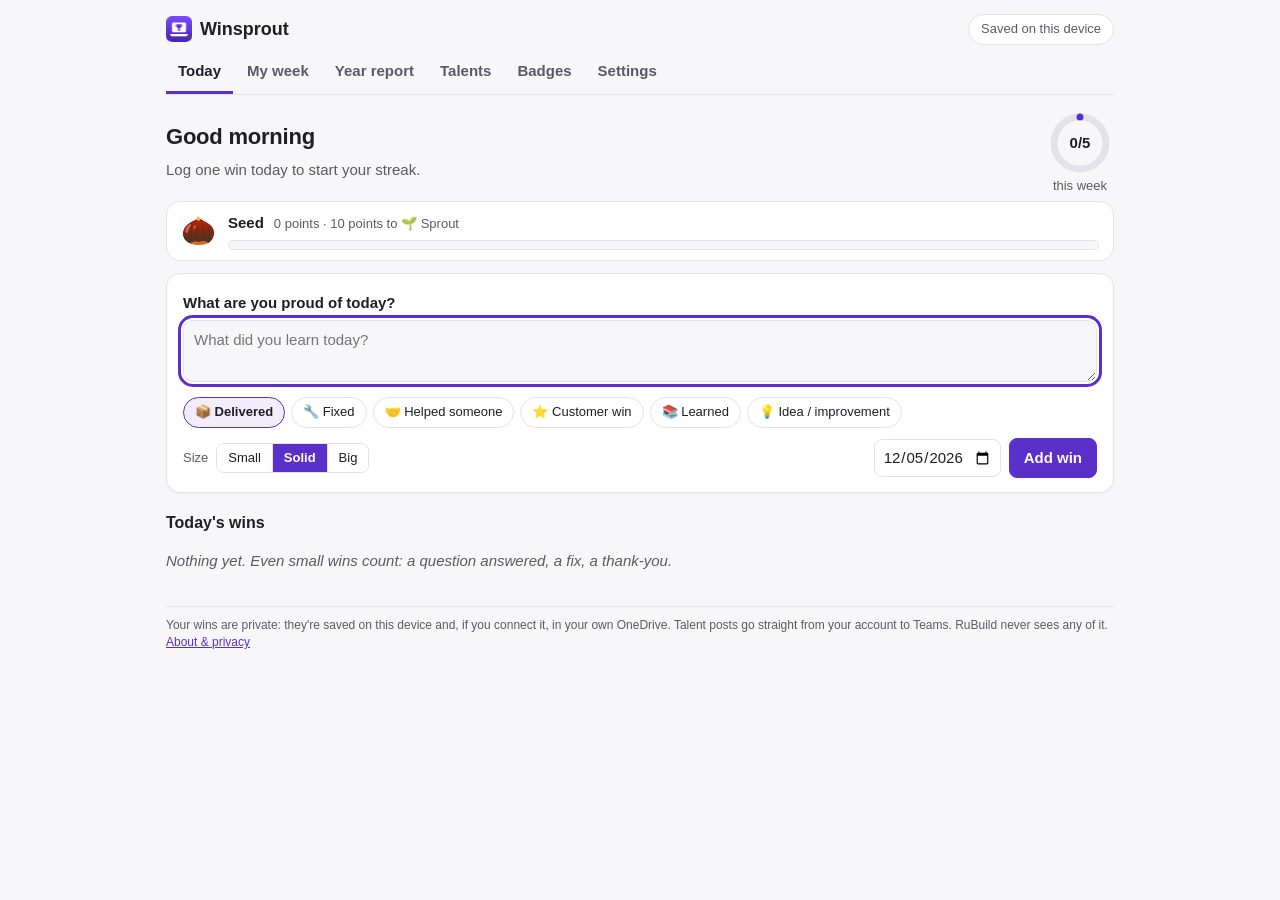
<file: index.html>
<!doctype html>
<html lang="en">
<head>
<meta charset="utf-8">
<meta name="robots" content="noindex">
<meta name="viewport" content="width=device-width, initial-scale=1">
<title>Winsprout</title>
<link rel="icon" href="img/icon-32.png">
<style>html,body{background:#f7f7f9;color:#1f1d26;margin:0}</style>
<link rel="stylesheet" href="css/app.css?v=1.0.9">
<script>window.WS_CONFIG = { clientId: "1a3c9bc5-f937-4773-a023-36e0d5161b8c", redirectUri: "https://rubuild.com/winsprout/auth.html", appId: "d3149629-f041-443e-b0eb-b4101cd2852e", version: "1.0.0" };</script>
</head>
<body>
<a class="skip" href="#main">Skip to content</a>
<header class="top">
  <div class="brand"><img src="img/icon-32.png" alt="" width="26" height="26"><span>Winsprout</span></div>
  <button class="pill" id="storePill" type="button" aria-live="polite">Saved on this device</button>
</header>
<nav class="tabs" role="tablist" aria-label="Winsprout sections">
  <button role="tab" id="t-today" aria-controls="v-today" aria-selected="true" type="button">Today</button>
  <button role="tab" id="t-week" aria-controls="v-week" aria-selected="false" tabindex="-1" type="button">My week</button>
  <button role="tab" id="t-report" aria-controls="v-report" aria-selected="false" tabindex="-1" type="button">Year report</button>
  <button role="tab" id="t-talents" aria-controls="v-talents" aria-selected="false" tabindex="-1" type="button">Talents</button>
  <button role="tab" id="t-badges" aria-controls="v-badges" aria-selected="false" tabindex="-1" type="button">Badges</button>
  <button role="tab" id="t-settings" aria-controls="v-settings" aria-selected="false" tabindex="-1" type="button">Settings</button>
</nav>
<main id="main">
  <section id="v-today" role="tabpanel" aria-labelledby="t-today"></section>
  <section id="v-week" role="tabpanel" aria-labelledby="t-week" hidden></section>
  <section id="v-report" role="tabpanel" aria-labelledby="t-report" hidden></section>
  <section id="v-talents" role="tabpanel" aria-labelledby="t-talents" hidden></section>
  <section id="v-badges" role="tabpanel" aria-labelledby="t-badges" hidden></section>
  <section id="v-settings" role="tabpanel" aria-labelledby="t-settings" hidden></section>
</main>
<div id="ask" class="ask" hidden><div class="askbox" role="alertdialog" aria-modal="true" aria-labelledby="askMsg"><p id="askMsg"></p><div class="row wrap"><button class="btn" id="askYes" type="button">OK</button><button class="btn ghost" id="askNo" type="button">Cancel</button></div></div></div>
<div id="toast" class="toast" role="status" aria-live="polite"></div>
<footer class="foot">Your wins are private: they're saved on this device and, if you connect it, in your own OneDrive. Talent posts go straight from your account to Teams. RuBuild never sees any of it.<span class="weblink"> <a href="about.html" target="_blank" rel="noopener">About &amp; privacy</a></span></footer>
<script src="vendor/MicrosoftTeams.min.js"></script>
<script src="vendor/msal-browser.min.js"></script>
<script src="js/core.js?v=1.0.9"></script>
<script src="js/sync.js?v=1.0.9"></script>
<script src="js/app.js?v=1.0.9"></script>
</body>
</html>
</file>
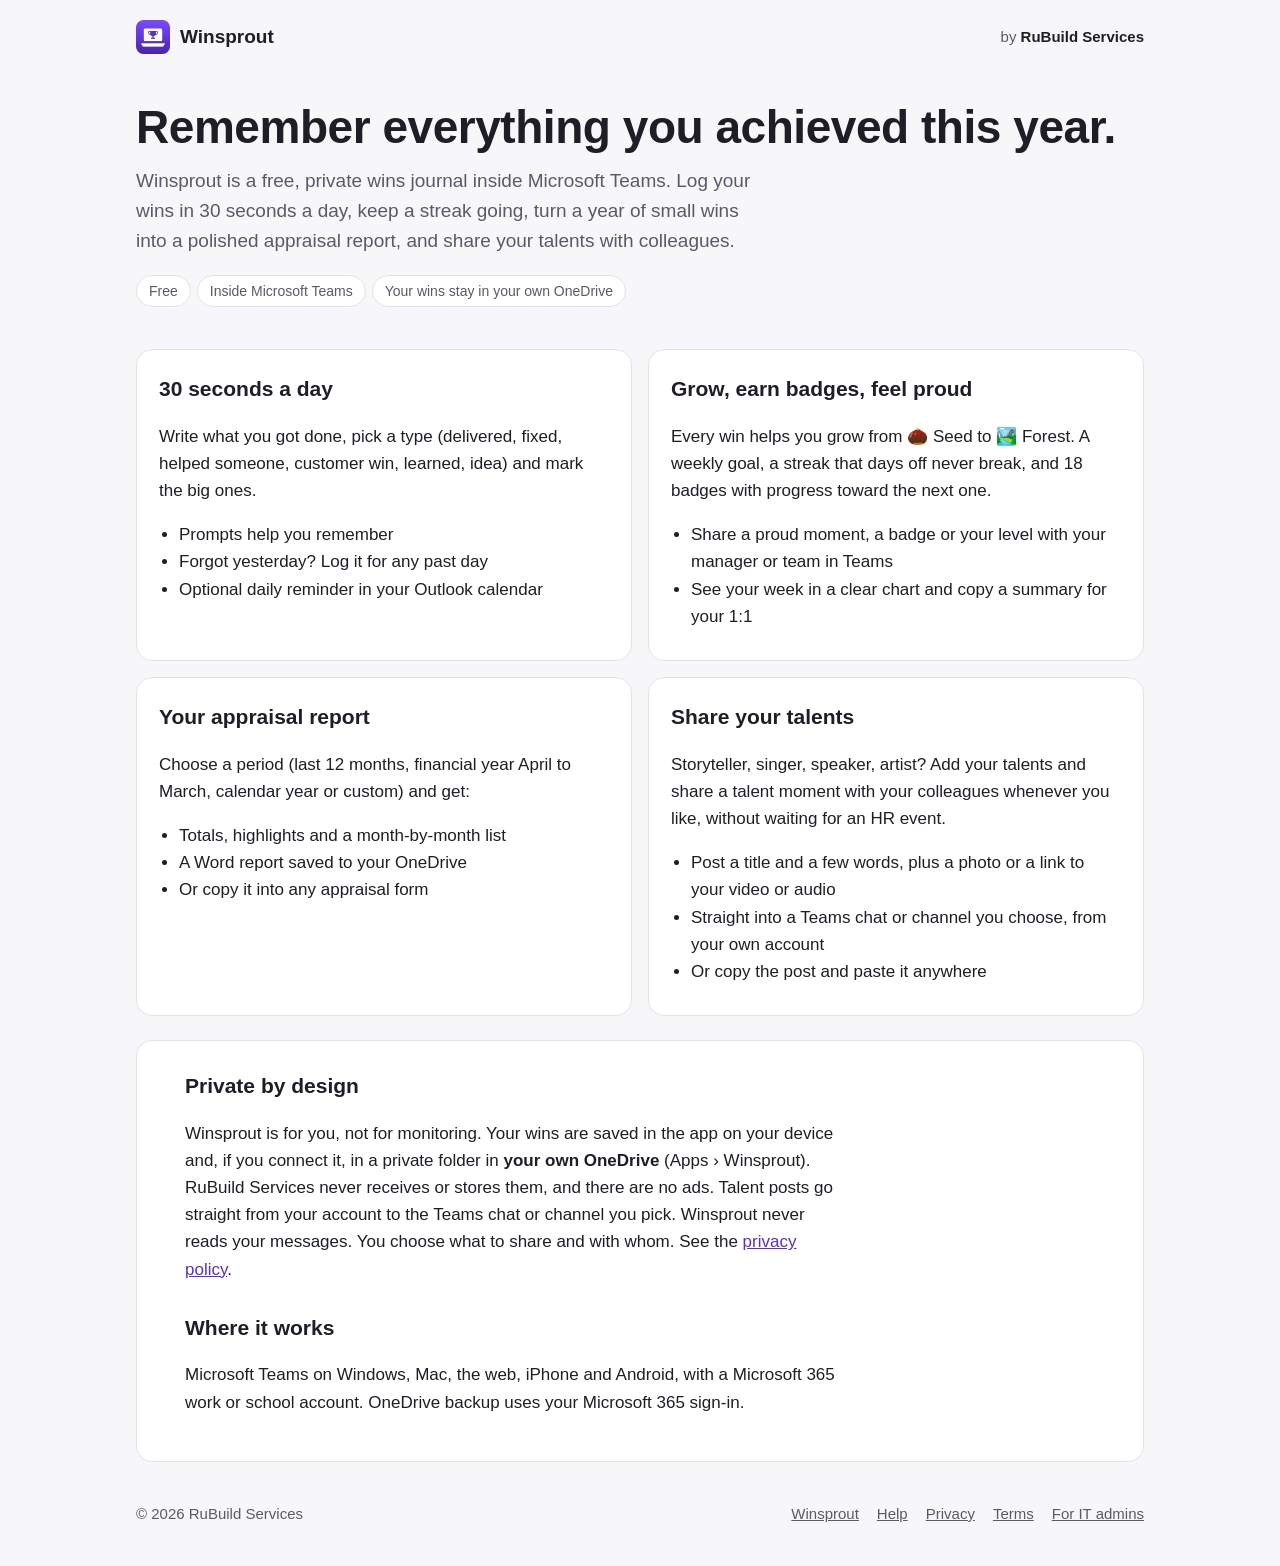
<file: about.html>
<!doctype html>
<html lang="en">
<head>
<meta charset="utf-8">
<meta name="viewport" content="width=device-width, initial-scale=1">
<title>Winsprout – your daily wins, ready for appraisal time</title>
<meta name="description" content="Winsprout is a free, private daily wins journal in Microsoft Teams that turns your wins into an achievements report.">
<link rel="icon" href="img/icon-32.png">
<link rel="stylesheet" href="css/site.css?v=1.0.0">
</head>
<body>
<div class="wrap">
<header class="top">
  <a class="mark" href="about.html"><img src="img/icon-64.png" alt="">Winsprout</a>
  <a class="by" href="https://rubuild.com">by <b>RuBuild Services</b></a>
</header>
<main>

<section class="hero">
  <h1>Remember everything you achieved this year.</h1>
  <p class="lead">Winsprout is a free, private wins journal inside Microsoft Teams. Log your wins in 30 seconds a day, keep a streak going, turn a year of small wins into a polished appraisal report, and share your talents with colleagues.</p>
  <span class="pill">Free</span><span class="pill">Inside Microsoft Teams</span><span class="pill">Your wins stay in your own OneDrive</span>
</section>
<div class="grid">
  <section class="card"><h2>30 seconds a day</h2><p>Write what you got done, pick a type (delivered, fixed, helped someone, customer win, learned, idea) and mark the big ones.</p><ul><li>Prompts help you remember</li><li>Forgot yesterday? Log it for any past day</li><li>Optional daily reminder in your Outlook calendar</li></ul></section>
  <section class="card"><h2>Grow, earn badges, feel proud</h2><p>Every win helps you grow from 🌰 Seed to 🏞️ Forest. A weekly goal, a streak that days off never break, and 18 badges with progress toward the next one.</p><ul><li>Share a proud moment, a badge or your level with your manager or team in Teams</li><li>See your week in a clear chart and copy a summary for your 1:1</li></ul></section>
  <section class="card"><h2>Your appraisal report</h2><p>Choose a period (last 12 months, financial year April to March, calendar year or custom) and get:</p><ul><li>Totals, highlights and a month-by-month list</li><li>A Word report saved to your OneDrive</li><li>Or copy it into any appraisal form</li></ul></section>
  <section class="card"><h2>Share your talents</h2><p>Storyteller, singer, speaker, artist? Add your talents and share a talent moment with your colleagues whenever you like, without waiting for an HR event.</p><ul><li>Post a title and a few words, plus a photo or a link to your video or audio</li><li>Straight into a Teams chat or channel you choose, from your own account</li><li>Or copy the post and paste it anywhere</li></ul></section>
</div>
<section class="doc"><div class="inner">
  <h2 style="margin-top:0">Private by design</h2>
  <p>Winsprout is for you, not for monitoring. Your wins are saved in the app on your device and, if you connect it, in a private folder in <b>your own OneDrive</b> (Apps › Winsprout). RuBuild Services never receives or stores them, and there are no ads. Talent posts go straight from your account to the Teams chat or channel you pick. Winsprout never reads your messages. You choose what to share and with whom. See the <a href="privacy.html">privacy policy</a>.</p>
  <h2>Where it works</h2>
  <p>Microsoft Teams on Windows, Mac, the web, iPhone and Android, with a Microsoft 365 work or school account. OneDrive backup uses your Microsoft 365 sign-in.</p>
</div></section>
</main>
<footer>
  <span>© 2026 RuBuild Services</span>
  <nav><a href="about.html">Winsprout</a><a href="support.html">Help</a><a href="privacy.html">Privacy</a><a href="terms.html">Terms</a><a href="it-admins.html">For IT admins</a></nav>
</footer>
</div>
</body>
</html>
</file>
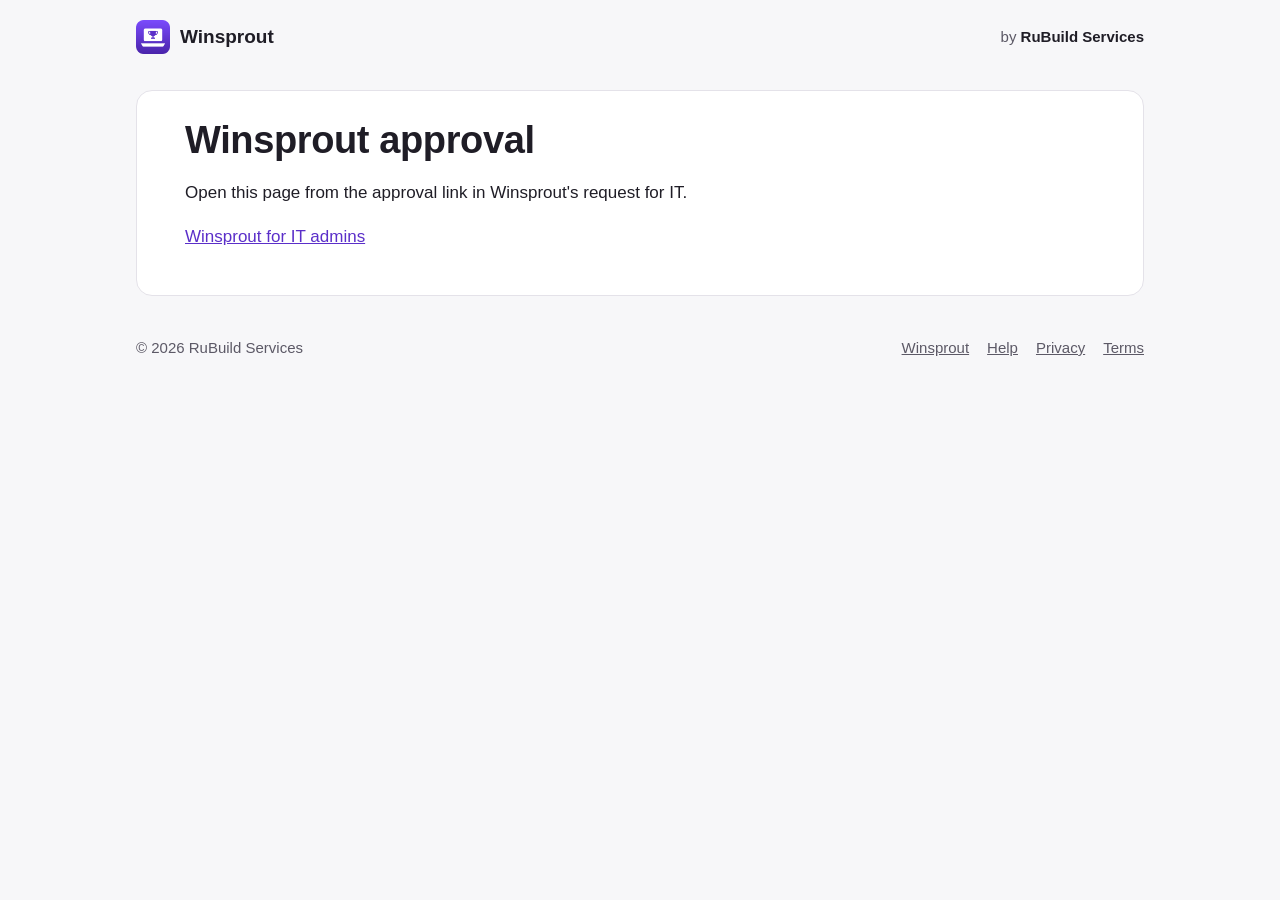
<file: admin-consent.html>
<!doctype html>
<html lang="en">
<head>
<meta charset="utf-8"><meta name="robots" content="noindex">
<meta name="viewport" content="width=device-width, initial-scale=1">
<title>Winsprout approval</title>
<meta name="description" content="How Winsprout handles your information.">
<link rel="icon" href="img/icon-32.png">
<link rel="stylesheet" href="css/site.css?v=1.0.0">
</head>
<body>
<div class="wrap">
<header class="top">
  <a class="mark" href="about.html"><img src="img/icon-64.png" alt="">Winsprout</a>
  <a class="by" href="https://rubuild.com">by <b>RuBuild Services</b></a>
</header>
<main>
<article class="doc"><div class="inner">
<h1 id="h">Winsprout approval</h1>
<p id="msg">Checking the result…</p>
<p><a href="it-admins.html">Winsprout for IT admins</a></p>
</div></article>
</main>
<script>
(function(){
  var q=new URLSearchParams(location.search), h=document.getElementById("h"), m=document.getElementById("msg");
  if (q.get("error")) { h.textContent="Approval didn't complete"; m.textContent="Microsoft returned: "+(q.get("error_description")||q.get("error")).slice(0,300)+". Check that you signed in with an admin account that has one of the roles listed on the IT admins page, then try the link again."; }
  else if ((q.get("admin_consent")||"").toLowerCase()==="true") { h.textContent="Winsprout is approved"; m.textContent="Thank you. Everyone in your organisation can now share talent posts from Winsprout without asking IT again. You can close this page."; }
  else { m.textContent="Open this page from the approval link in Winsprout's request for IT."; }
})();
</script>
<footer>
  <span>© 2026 RuBuild Services</span>
  <nav><a href="about.html">Winsprout</a><a href="support.html">Help</a><a href="privacy.html">Privacy</a><a href="terms.html">Terms</a></nav>
</footer>
</div>
</body>
</html>
</file>
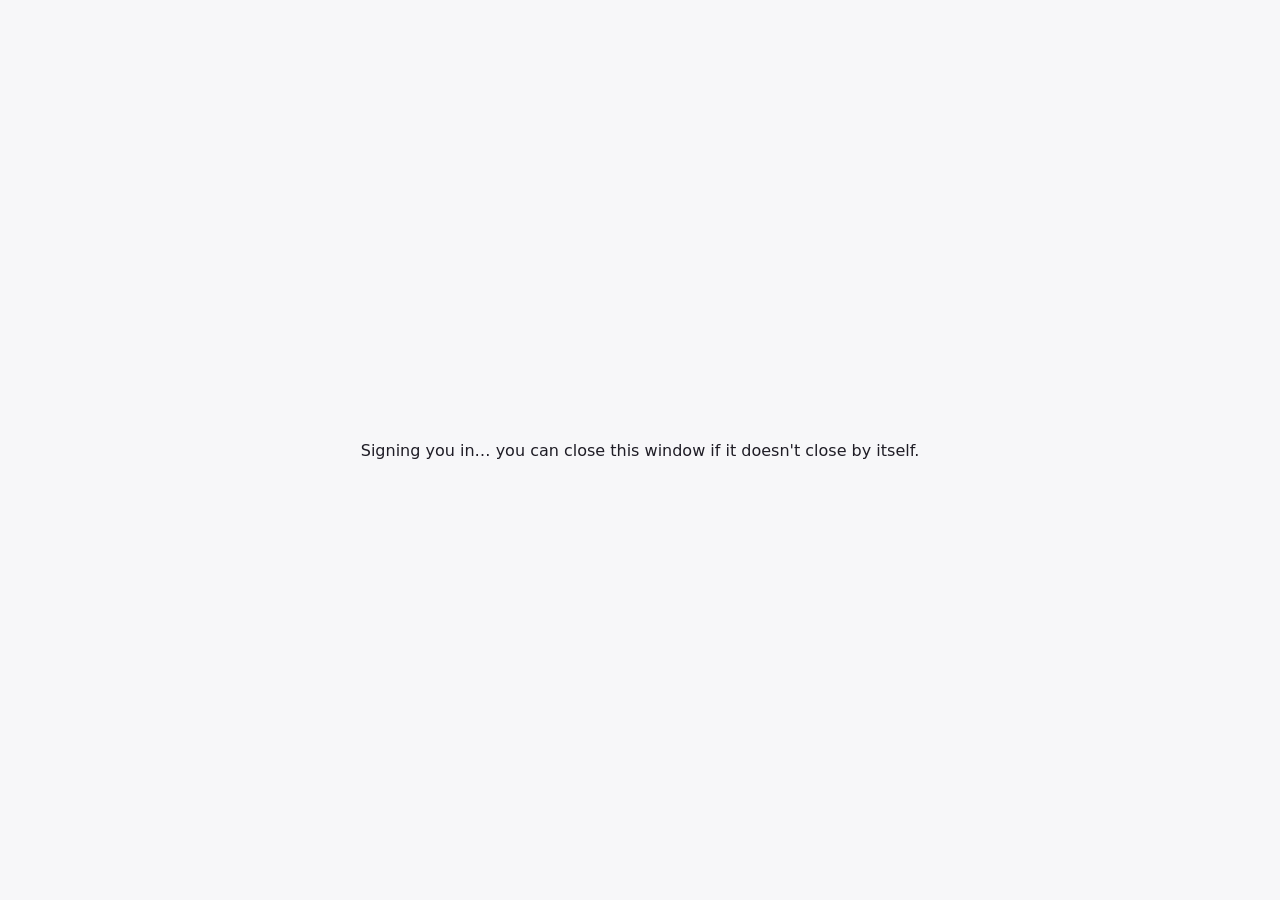
<file: auth.html>
<!doctype html>
<html lang="en"><head><meta charset="utf-8"><meta name="robots" content="noindex"><meta name="viewport" content="width=device-width, initial-scale=1"><title>Winsprout sign-in</title>
<style>body{font-family:"Segoe UI",system-ui,sans-serif;background:#f7f7f9;color:#1f1d26;display:grid;place-items:center;min-height:100vh;margin:0}</style></head>
<body><p>Signing you in… you can close this window if it doesn't close by itself.</p>
<script src="vendor/msal-redirect-bridge.min.js"></script>
<script>try{ Promise.resolve(msalRedirectBridge.broadcastResponseToMainFrame()).catch(function(){}); }catch(e){}</script>
</body></html>
</file>
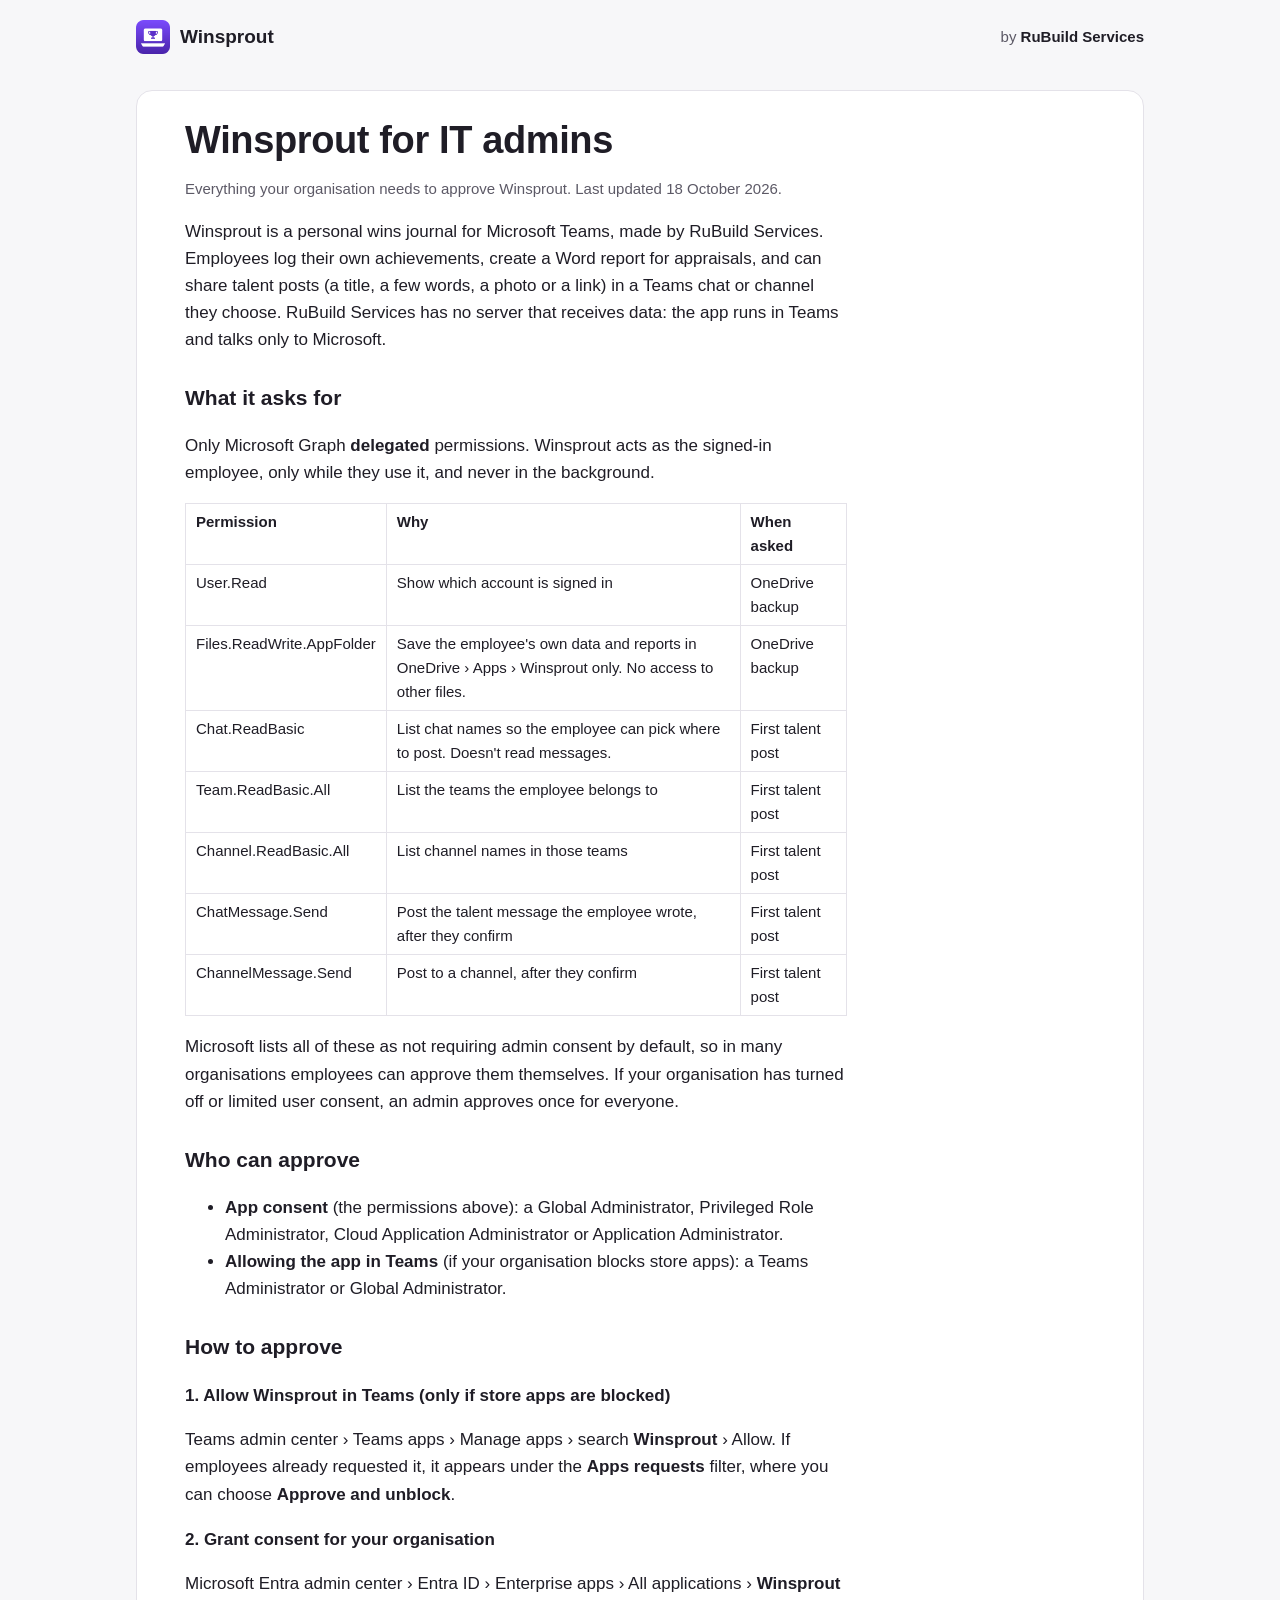
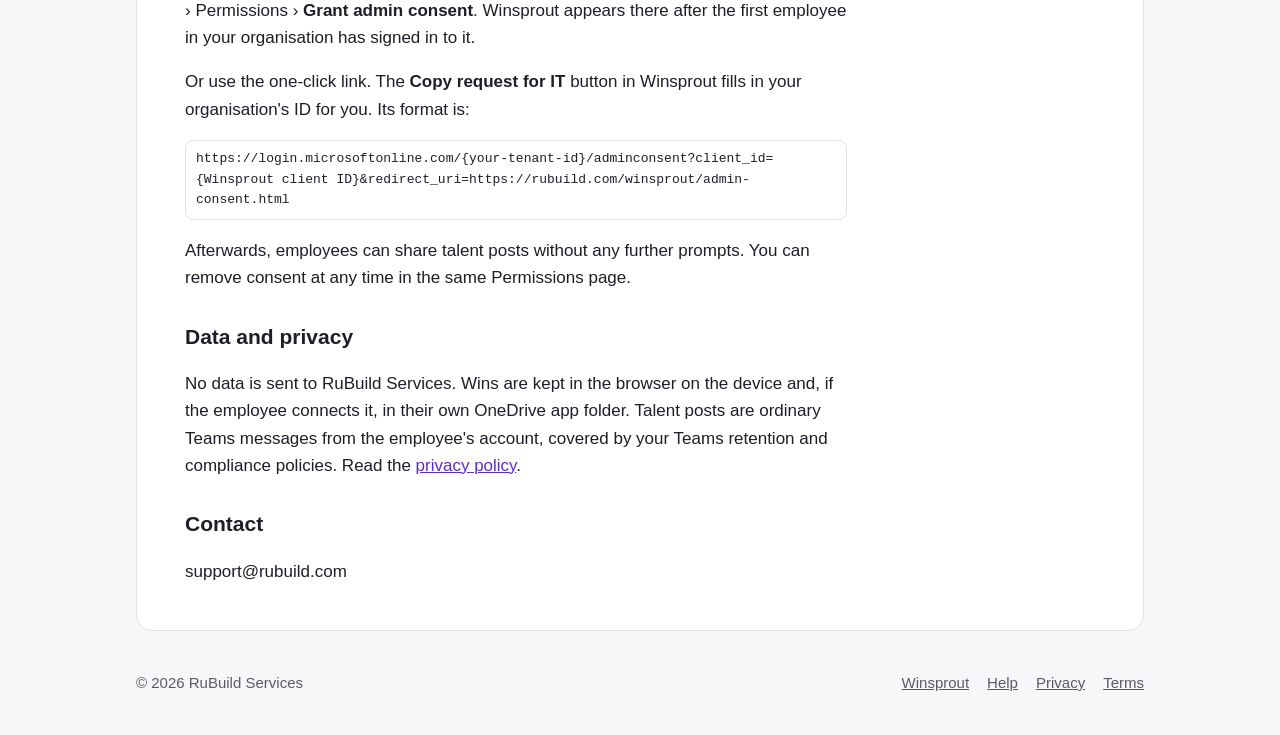
<file: it-admins.html>
<!doctype html>
<html lang="en">
<head>
<meta charset="utf-8">
<meta name="viewport" content="width=device-width, initial-scale=1">
<title>Winsprout for IT admins</title>
<meta name="description" content="How Winsprout handles your information.">
<link rel="icon" href="img/icon-32.png">
<link rel="stylesheet" href="css/site.css?v=1.0.0">
</head>
<body>
<div class="wrap">
<header class="top">
  <a class="mark" href="about.html"><img src="img/icon-64.png" alt="">Winsprout</a>
  <a class="by" href="https://rubuild.com">by <b>RuBuild Services</b></a>
</header>
<main>
<article class="doc"><div class="inner">
<h1>Winsprout for IT admins</h1>
<p class="updated">Everything your organisation needs to approve Winsprout. Last updated 18 October 2026.</p>
<p>Winsprout is a personal wins journal for Microsoft Teams, made by RuBuild Services. Employees log their own achievements, create a Word report for appraisals, and can share talent posts (a title, a few words, a photo or a link) in a Teams chat or channel they choose. RuBuild Services has no server that receives data: the app runs in Teams and talks only to Microsoft.</p>
<h2>What it asks for</h2>
<p>Only Microsoft Graph <b>delegated</b> permissions. Winsprout acts as the signed-in employee, only while they use it, and never in the background.</p>
<div class="tablewrap" tabindex="0" role="region" aria-label="Permissions"><table>
<thead><tr><th>Permission</th><th>Why</th><th>When asked</th></tr></thead>
<tbody>
<tr><td>User.Read</td><td>Show which account is signed in</td><td>OneDrive backup</td></tr>
<tr><td>Files.ReadWrite.AppFolder</td><td>Save the employee's own data and reports in OneDrive › Apps › Winsprout only. No access to other files.</td><td>OneDrive backup</td></tr>
<tr><td>Chat.ReadBasic</td><td>List chat names so the employee can pick where to post. Doesn't read messages.</td><td>First talent post</td></tr>
<tr><td>Team.ReadBasic.All</td><td>List the teams the employee belongs to</td><td>First talent post</td></tr>
<tr><td>Channel.ReadBasic.All</td><td>List channel names in those teams</td><td>First talent post</td></tr>
<tr><td>ChatMessage.Send</td><td>Post the talent message the employee wrote, after they confirm</td><td>First talent post</td></tr>
<tr><td>ChannelMessage.Send</td><td>Post to a channel, after they confirm</td><td>First talent post</td></tr>
</tbody></table></div>
<p>Microsoft lists all of these as not requiring admin consent by default, so in many organisations employees can approve them themselves. If your organisation has turned off or limited user consent, an admin approves once for everyone.</p>
<h2>Who can approve</h2>
<ul>
<li><b>App consent</b> (the permissions above): a Global Administrator, Privileged Role Administrator, Cloud Application Administrator or Application Administrator.</li>
<li><b>Allowing the app in Teams</b> (if your organisation blocks store apps): a Teams Administrator or Global Administrator.</li>
</ul>
<h2>How to approve</h2>
<h3>1. Allow Winsprout in Teams (only if store apps are blocked)</h3>
<p>Teams admin center › Teams apps › Manage apps › search <b>Winsprout</b> › Allow. If employees already requested it, it appears under the <b>Apps requests</b> filter, where you can choose <b>Approve and unblock</b>.</p>
<h3>2. Grant consent for your organisation</h3>
<p>Microsoft Entra admin center › Entra ID › Enterprise apps › All applications › <b>Winsprout</b> › Permissions › <b>Grant admin consent</b>. Winsprout appears there after the first employee in your organisation has signed in to it.</p>
<p>Or use the one-click link. The <b>Copy request for IT</b> button in Winsprout fills in your organisation's ID for you. Its format is:</p>
<p class="code">https://login.microsoftonline.com/{your-tenant-id}/adminconsent?client_id={Winsprout client ID}&amp;redirect_uri=https://rubuild.com/winsprout/admin-consent.html</p>
<p>Afterwards, employees can share talent posts without any further prompts. You can remove consent at any time in the same Permissions page.</p>
<h2>Data and privacy</h2>
<p>No data is sent to RuBuild Services. Wins are kept in the browser on the device and, if the employee connects it, in their own OneDrive app folder. Talent posts are ordinary Teams messages from the employee's account, covered by your Teams retention and compliance policies. Read the <a href="privacy.html">privacy policy</a>.</p>
<h2>Contact</h2><p>support@rubuild.com</p>
</div></article>
</main>
<footer>
  <span>© 2026 RuBuild Services</span>
  <nav><a href="about.html">Winsprout</a><a href="support.html">Help</a><a href="privacy.html">Privacy</a><a href="terms.html">Terms</a></nav>
</footer>
</div>
</body>
</html>
</file>
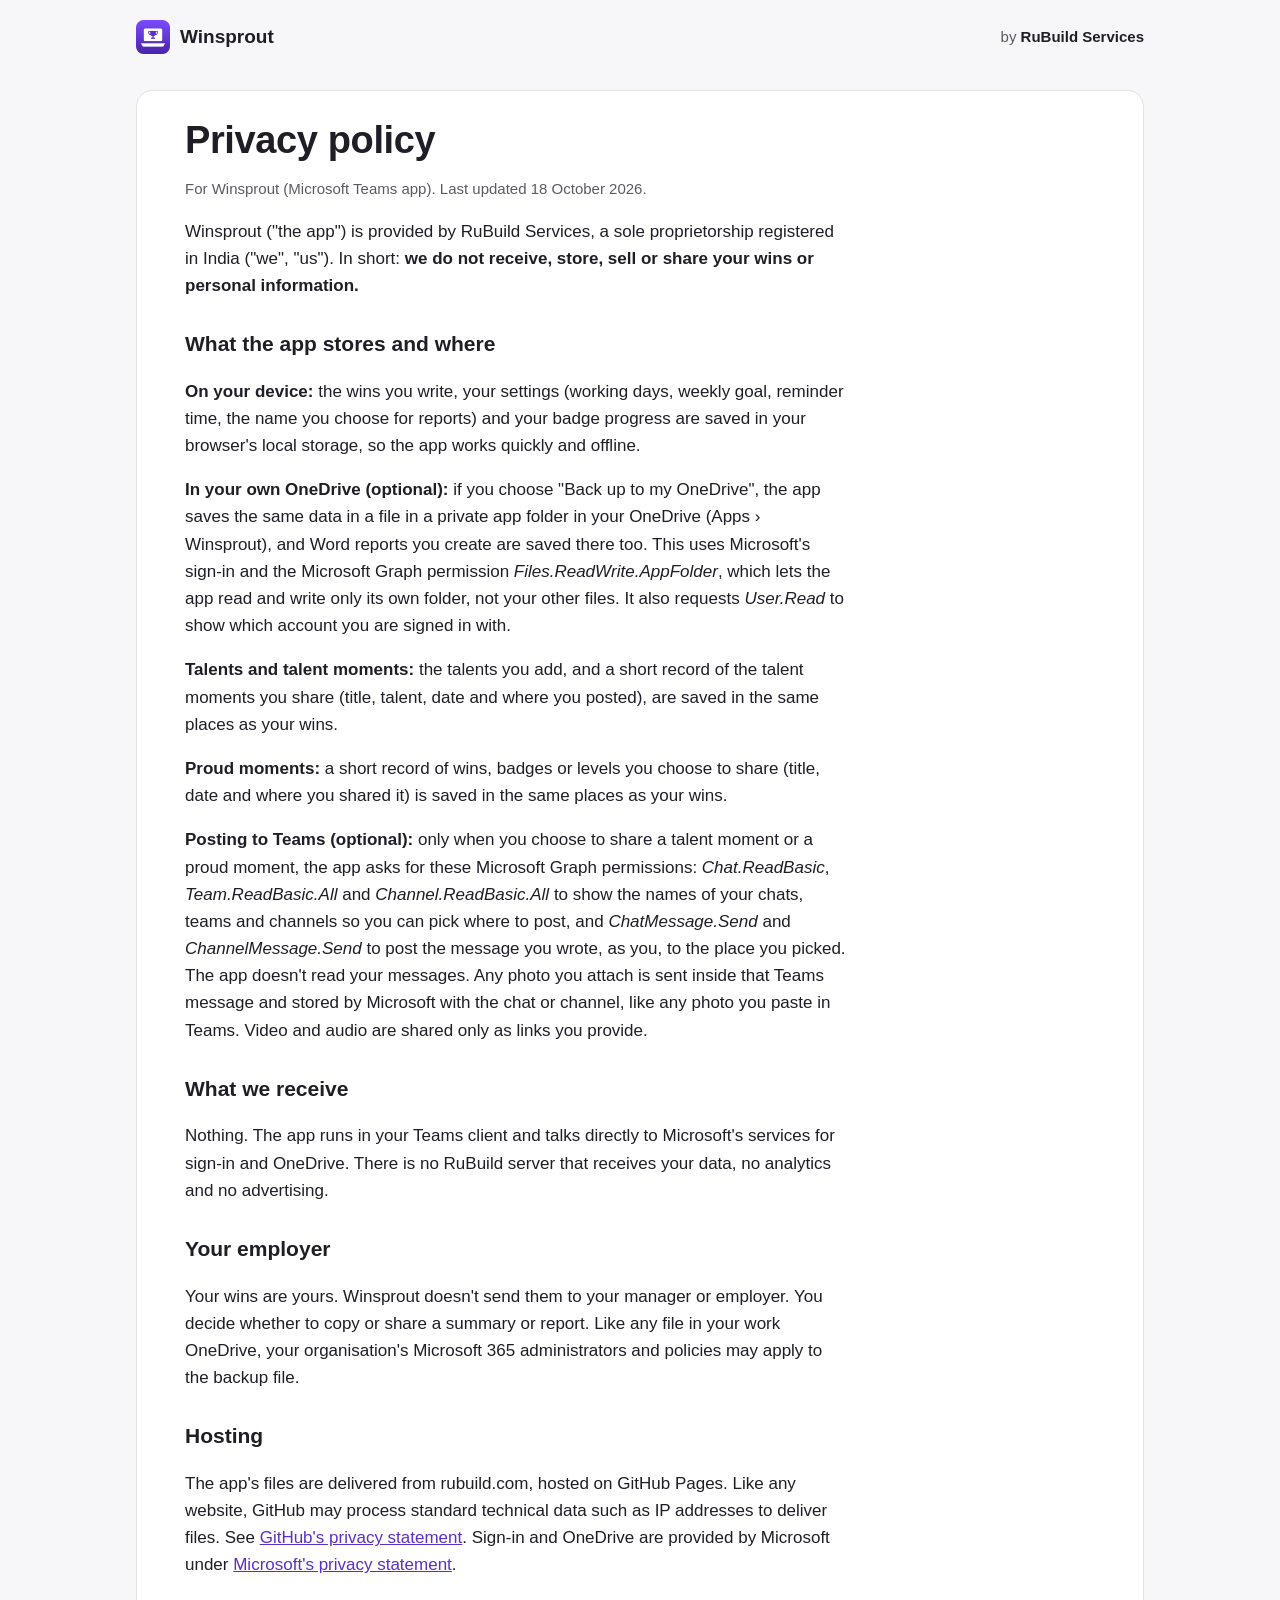
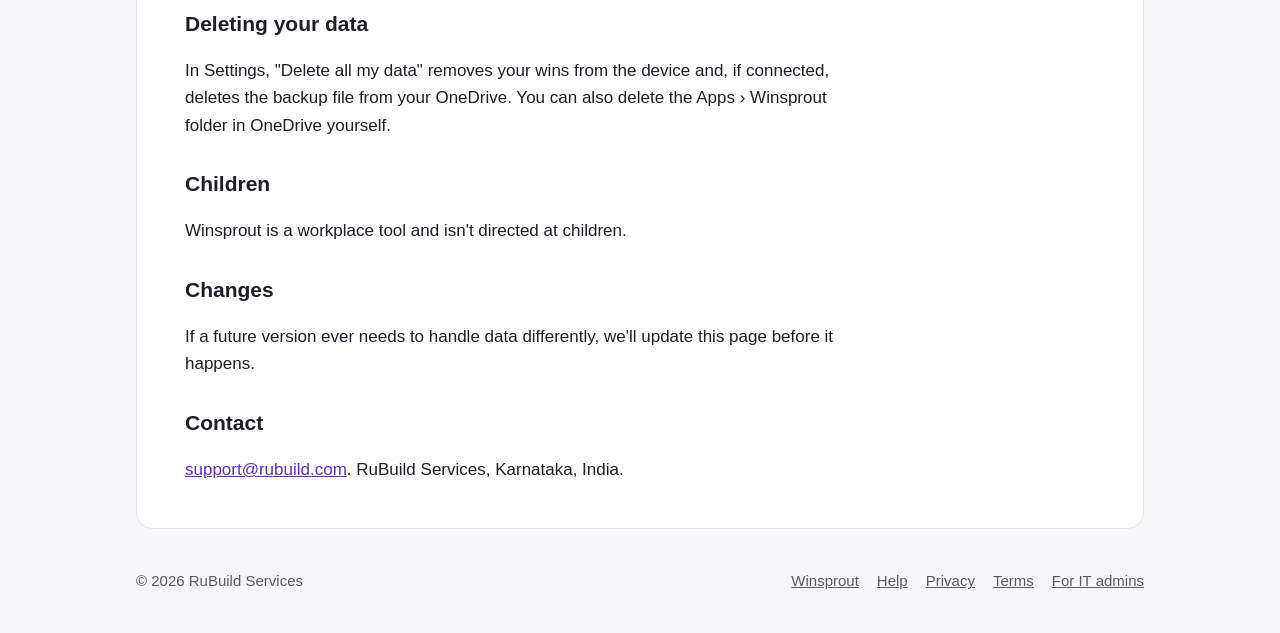
<file: privacy.html>
<!doctype html>
<html lang="en">
<head>
<meta charset="utf-8">
<meta name="viewport" content="width=device-width, initial-scale=1">
<title>Privacy policy – Winsprout</title>
<meta name="description" content="How Winsprout handles your information.">
<link rel="icon" href="img/icon-32.png">
<link rel="stylesheet" href="css/site.css?v=1.0.0">
</head>
<body>
<div class="wrap">
<header class="top">
  <a class="mark" href="about.html"><img src="img/icon-64.png" alt="">Winsprout</a>
  <a class="by" href="https://rubuild.com">by <b>RuBuild Services</b></a>
</header>
<main>

<article class="doc"><div class="inner">
<h1>Privacy policy</h1>
<p class="updated">For Winsprout (Microsoft Teams app). Last updated 18 October 2026.</p>
<p>Winsprout ("the app") is provided by RuBuild Services, a sole proprietorship registered in India ("we", "us"). In short: <b>we do not receive, store, sell or share your wins or personal information.</b></p>
<h2>What the app stores and where</h2>
<p><b>On your device:</b> the wins you write, your settings (working days, weekly goal, reminder time, the name you choose for reports) and your badge progress are saved in your browser's local storage, so the app works quickly and offline.</p>
<p><b>In your own OneDrive (optional):</b> if you choose "Back up to my OneDrive", the app saves the same data in a file in a private app folder in your OneDrive (Apps › Winsprout), and Word reports you create are saved there too. This uses Microsoft's sign-in and the Microsoft Graph permission <i>Files.ReadWrite.AppFolder</i>, which lets the app read and write only its own folder, not your other files. It also requests <i>User.Read</i> to show which account you are signed in with.</p>
<p><b>Talents and talent moments:</b> the talents you add, and a short record of the talent moments you share (title, talent, date and where you posted), are saved in the same places as your wins.</p>
<p><b>Proud moments:</b> a short record of wins, badges or levels you choose to share (title, date and where you shared it) is saved in the same places as your wins.</p>
<p><b>Posting to Teams (optional):</b> only when you choose to share a talent moment or a proud moment, the app asks for these Microsoft Graph permissions: <i>Chat.ReadBasic</i>, <i>Team.ReadBasic.All</i> and <i>Channel.ReadBasic.All</i> to show the names of your chats, teams and channels so you can pick where to post, and <i>ChatMessage.Send</i> and <i>ChannelMessage.Send</i> to post the message you wrote, as you, to the place you picked. The app doesn't read your messages. Any photo you attach is sent inside that Teams message and stored by Microsoft with the chat or channel, like any photo you paste in Teams. Video and audio are shared only as links you provide.</p>
<h2>What we receive</h2>
<p>Nothing. The app runs in your Teams client and talks directly to Microsoft's services for sign-in and OneDrive. There is no RuBuild server that receives your data, no analytics and no advertising.</p>
<h2>Your employer</h2>
<p>Your wins are yours. Winsprout doesn't send them to your manager or employer. You decide whether to copy or share a summary or report. Like any file in your work OneDrive, your organisation's Microsoft 365 administrators and policies may apply to the backup file.</p>
<h2>Hosting</h2>
<p>The app's files are delivered from rubuild.com, hosted on GitHub Pages. Like any website, GitHub may process standard technical data such as IP addresses to deliver files. See <a href="https://docs.github.com/en/site-policy/privacy-policies/github-general-privacy-statement">GitHub's privacy statement</a>. Sign-in and OneDrive are provided by Microsoft under <a href="https://privacy.microsoft.com/privacystatement">Microsoft's privacy statement</a>.</p>
<h2>Deleting your data</h2>
<p>In Settings, "Delete all my data" removes your wins from the device and, if connected, deletes the backup file from your OneDrive. You can also delete the Apps › Winsprout folder in OneDrive yourself.</p>
<h2>Children</h2><p>Winsprout is a workplace tool and isn't directed at children.</p>
<h2>Changes</h2><p>If a future version ever needs to handle data differently, we'll update this page before it happens.</p>
<h2>Contact</h2><p><a href="mailto:support@rubuild.com">support@rubuild.com</a>. RuBuild Services, Karnataka, India.</p>
</div></article>
</main>
<footer>
  <span>© 2026 RuBuild Services</span>
  <nav><a href="about.html">Winsprout</a><a href="support.html">Help</a><a href="privacy.html">Privacy</a><a href="terms.html">Terms</a><a href="it-admins.html">For IT admins</a></nav>
</footer>
</div>
</body>
</html>
</file>
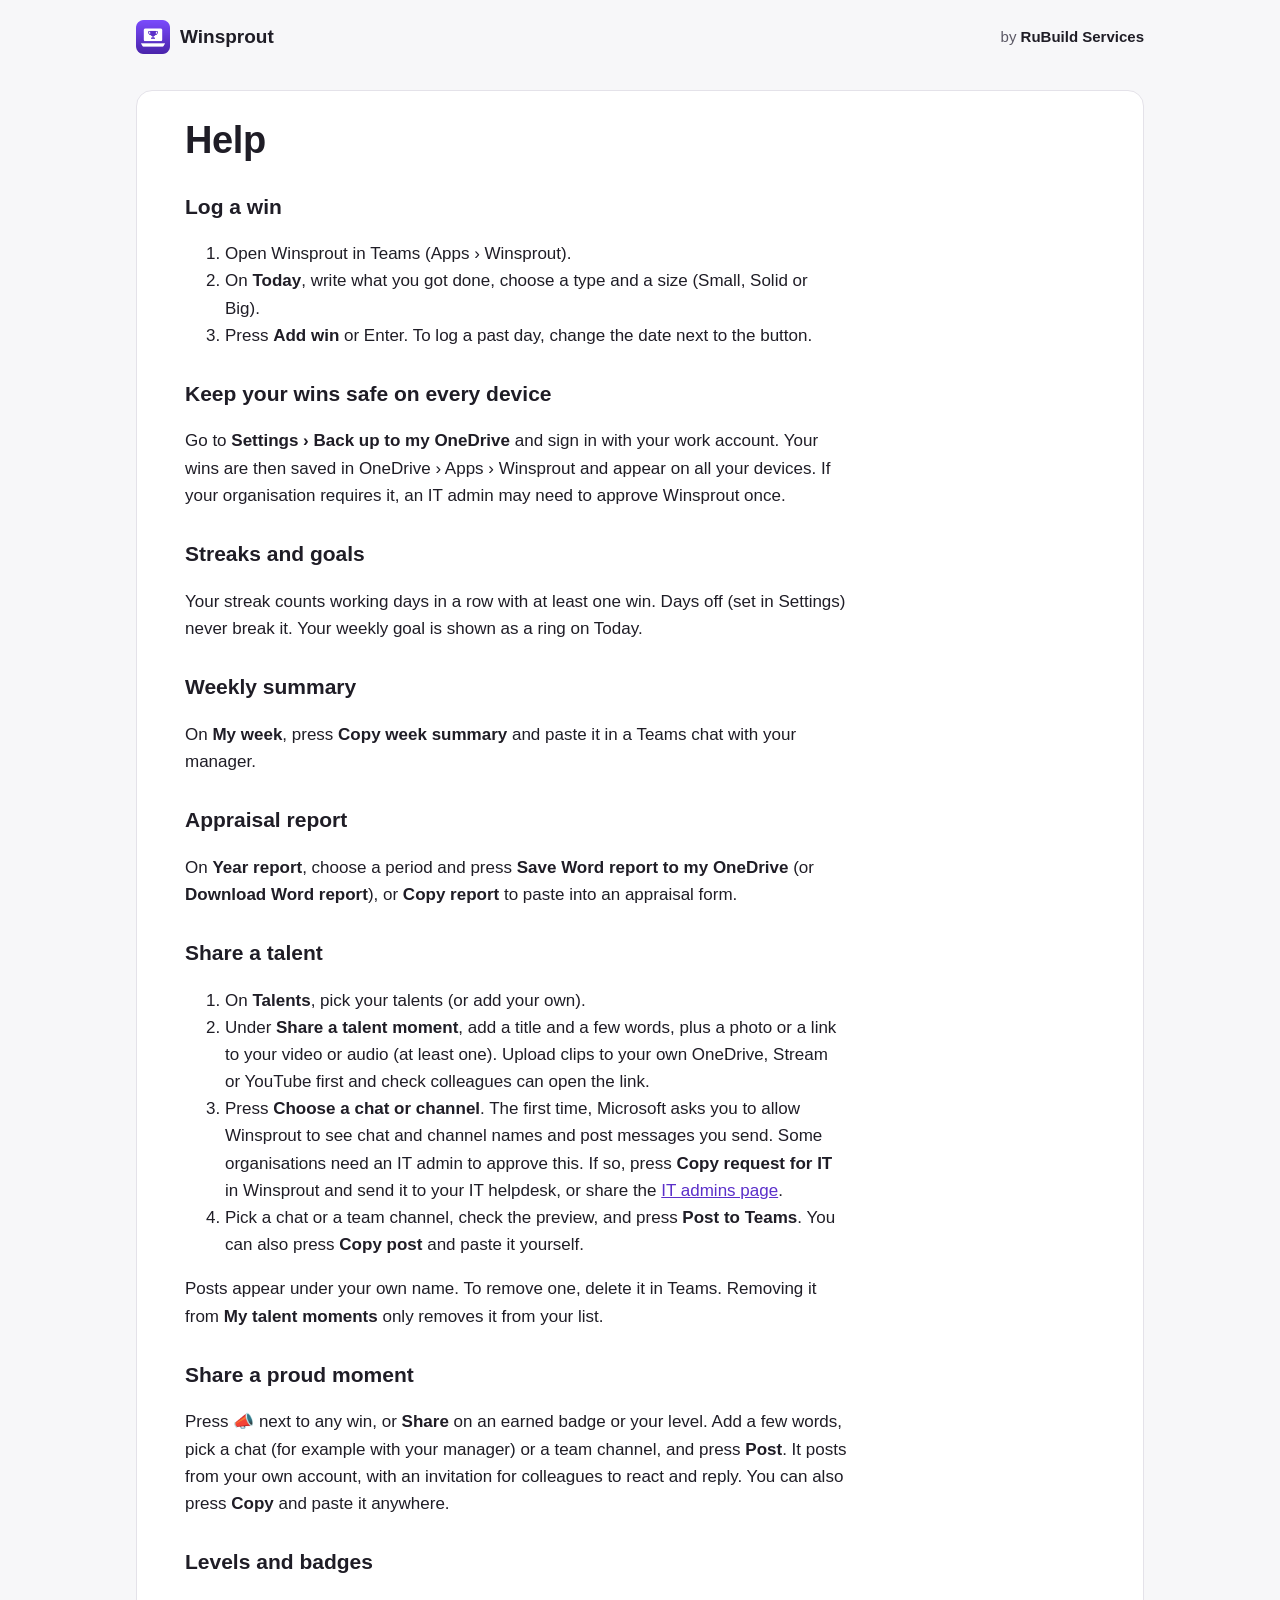
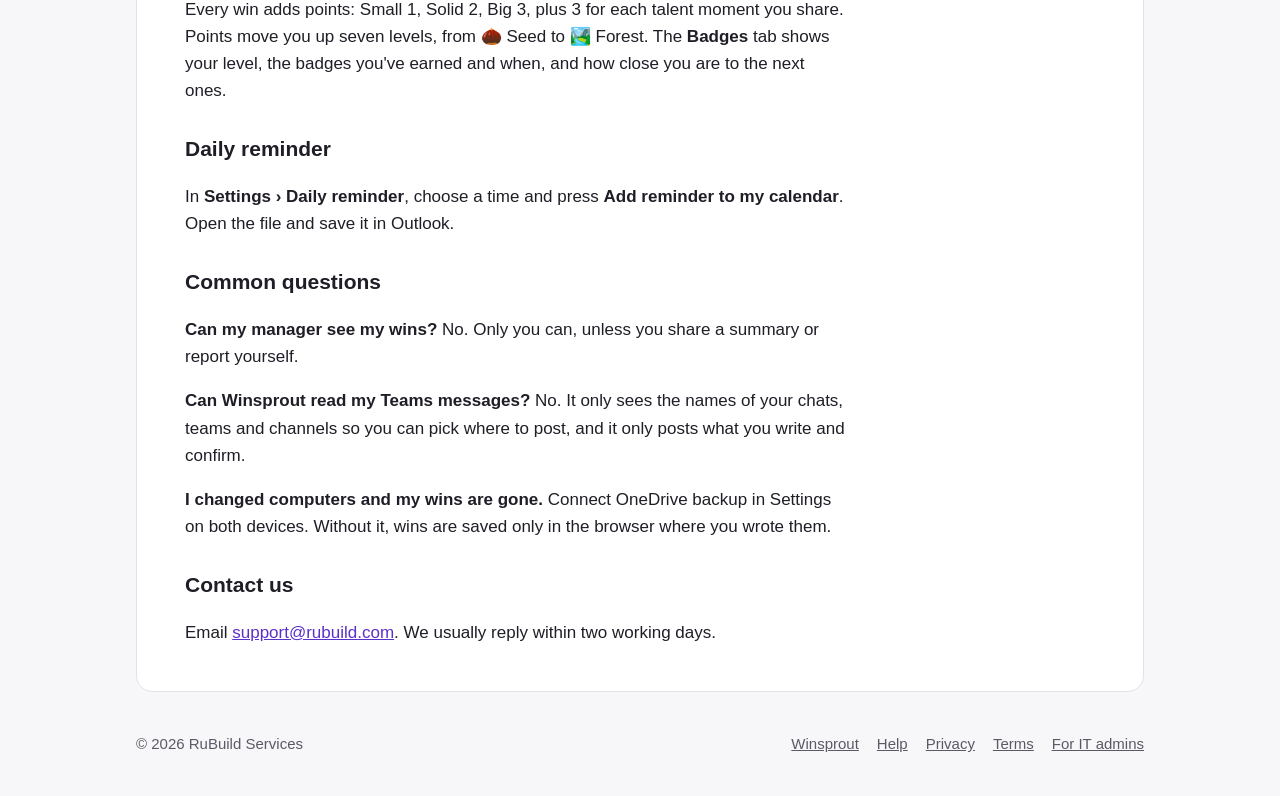
<file: support.html>
<!doctype html>
<html lang="en">
<head>
<meta charset="utf-8">
<meta name="viewport" content="width=device-width, initial-scale=1">
<title>Help – Winsprout</title>
<meta name="description" content="How to use Winsprout.">
<link rel="icon" href="img/icon-32.png">
<link rel="stylesheet" href="css/site.css?v=1.0.0">
</head>
<body>
<div class="wrap">
<header class="top">
  <a class="mark" href="about.html"><img src="img/icon-64.png" alt="">Winsprout</a>
  <a class="by" href="https://rubuild.com">by <b>RuBuild Services</b></a>
</header>
<main>

<article class="doc"><div class="inner">
<h1>Help</h1>
<h2>Log a win</h2>
<ol><li>Open Winsprout in Teams (Apps › Winsprout).</li><li>On <b>Today</b>, write what you got done, choose a type and a size (Small, Solid or Big).</li><li>Press <b>Add win</b> or Enter. To log a past day, change the date next to the button.</li></ol>
<h2>Keep your wins safe on every device</h2>
<p>Go to <b>Settings › Back up to my OneDrive</b> and sign in with your work account. Your wins are then saved in OneDrive › Apps › Winsprout and appear on all your devices. If your organisation requires it, an IT admin may need to approve Winsprout once.</p>
<h2>Streaks and goals</h2>
<p>Your streak counts working days in a row with at least one win. Days off (set in Settings) never break it. Your weekly goal is shown as a ring on Today.</p>
<h2>Weekly summary</h2>
<p>On <b>My week</b>, press <b>Copy week summary</b> and paste it in a Teams chat with your manager.</p>
<h2>Appraisal report</h2>
<p>On <b>Year report</b>, choose a period and press <b>Save Word report to my OneDrive</b> (or <b>Download Word report</b>), or <b>Copy report</b> to paste into an appraisal form.</p>
<h2>Share a talent</h2>
<ol><li>On <b>Talents</b>, pick your talents (or add your own).</li><li>Under <b>Share a talent moment</b>, add a title and a few words, plus a photo or a link to your video or audio (at least one). Upload clips to your own OneDrive, Stream or YouTube first and check colleagues can open the link.</li><li>Press <b>Choose a chat or channel</b>. The first time, Microsoft asks you to allow Winsprout to see chat and channel names and post messages you send. Some organisations need an IT admin to approve this. If so, press <b>Copy request for IT</b> in Winsprout and send it to your IT helpdesk, or share the <a href="it-admins.html">IT admins page</a>.</li><li>Pick a chat or a team channel, check the preview, and press <b>Post to Teams</b>. You can also press <b>Copy post</b> and paste it yourself.</li></ol>
<p>Posts appear under your own name. To remove one, delete it in Teams. Removing it from <b>My talent moments</b> only removes it from your list.</p>
<h2>Share a proud moment</h2>
<p>Press <b>📣</b> next to any win, or <b>Share</b> on an earned badge or your level. Add a few words, pick a chat (for example with your manager) or a team channel, and press <b>Post</b>. It posts from your own account, with an invitation for colleagues to react and reply. You can also press <b>Copy</b> and paste it anywhere.</p>
<h2>Levels and badges</h2>
<p>Every win adds points: Small 1, Solid 2, Big 3, plus 3 for each talent moment you share. Points move you up seven levels, from 🌰 Seed to 🏞️ Forest. The <b>Badges</b> tab shows your level, the badges you've earned and when, and how close you are to the next ones.</p>
<h2>Daily reminder</h2>
<p>In <b>Settings › Daily reminder</b>, choose a time and press <b>Add reminder to my calendar</b>. Open the file and save it in Outlook.</p>
<h2>Common questions</h2>
<p><b>Can my manager see my wins?</b> No. Only you can, unless you share a summary or report yourself.</p>
<p><b>Can Winsprout read my Teams messages?</b> No. It only sees the names of your chats, teams and channels so you can pick where to post, and it only posts what you write and confirm.</p>
<p><b>I changed computers and my wins are gone.</b> Connect OneDrive backup in Settings on both devices. Without it, wins are saved only in the browser where you wrote them.</p>
<h2>Contact us</h2><p>Email <a href="mailto:support@rubuild.com">support@rubuild.com</a>. We usually reply within two working days.</p>
</div></article>
</main>
<footer>
  <span>© 2026 RuBuild Services</span>
  <nav><a href="about.html">Winsprout</a><a href="support.html">Help</a><a href="privacy.html">Privacy</a><a href="terms.html">Terms</a><a href="it-admins.html">For IT admins</a></nav>
</footer>
</div>
</body>
</html>
</file>
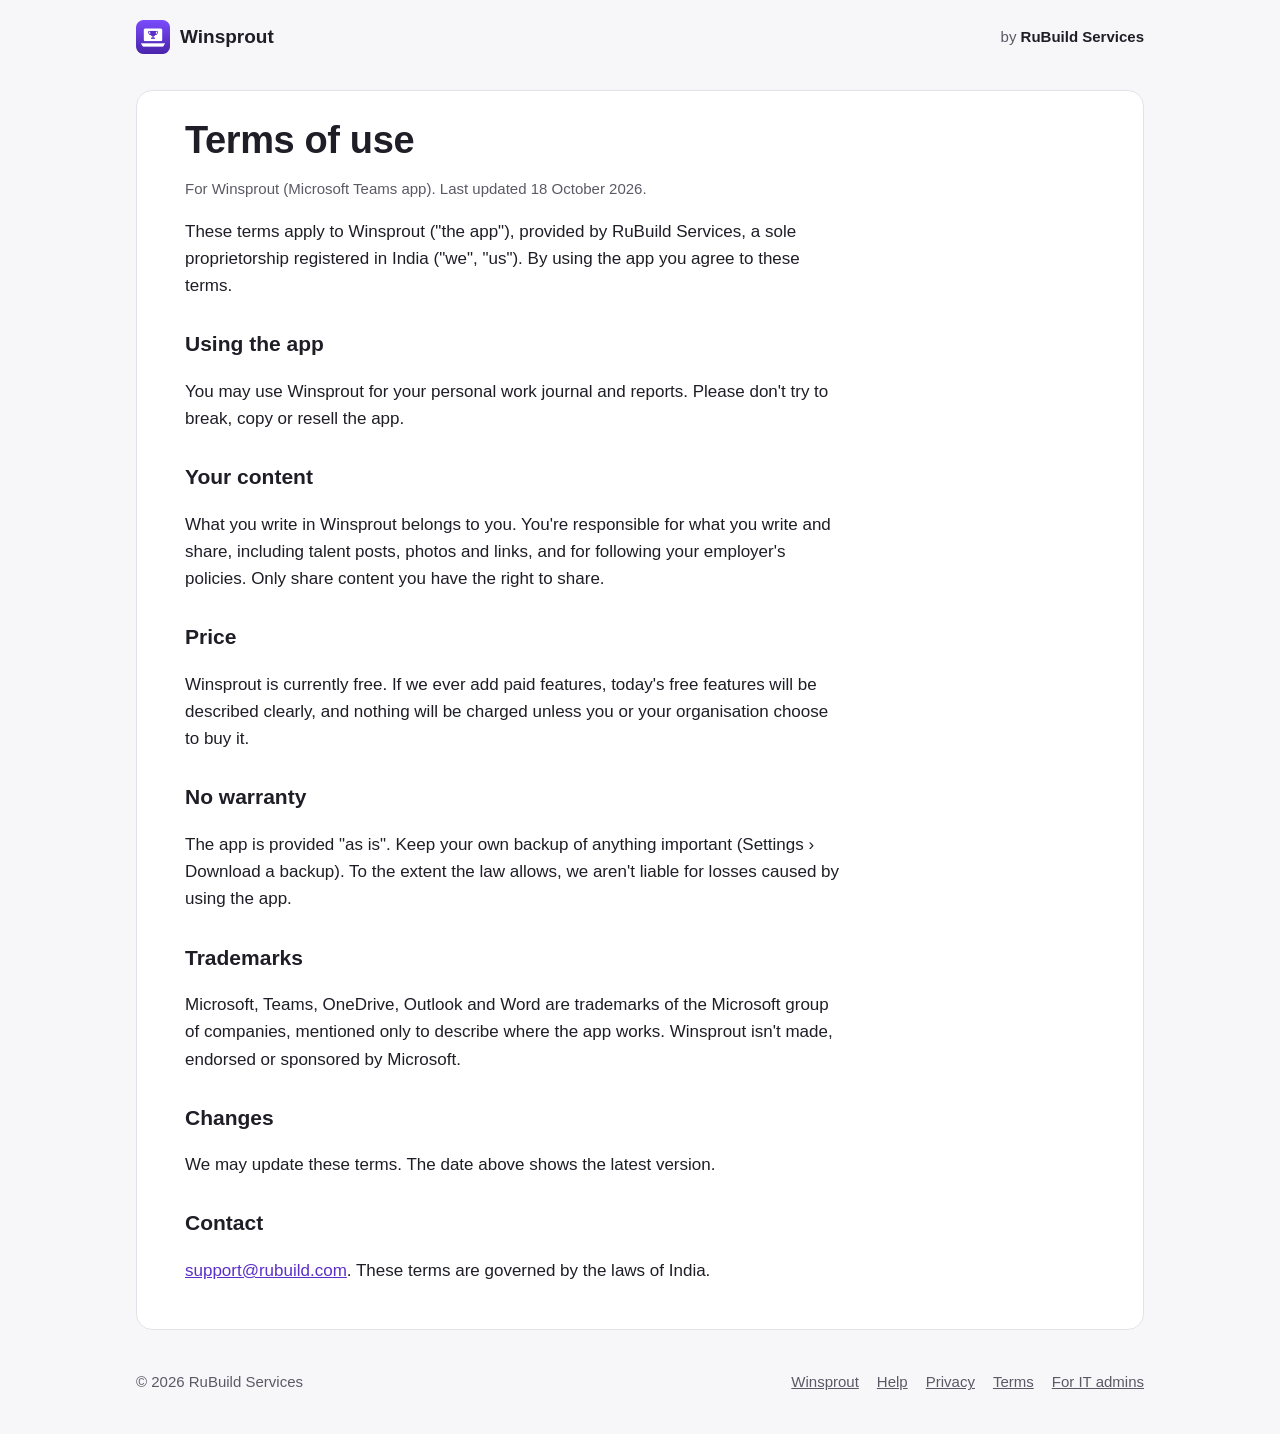
<file: terms.html>
<!doctype html>
<html lang="en">
<head>
<meta charset="utf-8">
<meta name="viewport" content="width=device-width, initial-scale=1">
<title>Terms of use – Winsprout</title>
<meta name="description" content="Terms of use for Winsprout.">
<link rel="icon" href="img/icon-32.png">
<link rel="stylesheet" href="css/site.css?v=1.0.0">
</head>
<body>
<div class="wrap">
<header class="top">
  <a class="mark" href="about.html"><img src="img/icon-64.png" alt="">Winsprout</a>
  <a class="by" href="https://rubuild.com">by <b>RuBuild Services</b></a>
</header>
<main>

<article class="doc"><div class="inner">
<h1>Terms of use</h1>
<p class="updated">For Winsprout (Microsoft Teams app). Last updated 18 October 2026.</p>
<p>These terms apply to Winsprout ("the app"), provided by RuBuild Services, a sole proprietorship registered in India ("we", "us"). By using the app you agree to these terms.</p>
<h2>Using the app</h2><p>You may use Winsprout for your personal work journal and reports. Please don't try to break, copy or resell the app.</p>
<h2>Your content</h2><p>What you write in Winsprout belongs to you. You're responsible for what you write and share, including talent posts, photos and links, and for following your employer's policies. Only share content you have the right to share.</p>
<h2>Price</h2><p>Winsprout is currently free. If we ever add paid features, today's free features will be described clearly, and nothing will be charged unless you or your organisation choose to buy it.</p>
<h2>No warranty</h2><p>The app is provided "as is". Keep your own backup of anything important (Settings › Download a backup). To the extent the law allows, we aren't liable for losses caused by using the app.</p>
<h2>Trademarks</h2><p>Microsoft, Teams, OneDrive, Outlook and Word are trademarks of the Microsoft group of companies, mentioned only to describe where the app works. Winsprout isn't made, endorsed or sponsored by Microsoft.</p>
<h2>Changes</h2><p>We may update these terms. The date above shows the latest version.</p>
<h2>Contact</h2><p><a href="mailto:support@rubuild.com">support@rubuild.com</a>. These terms are governed by the laws of India.</p>
</div></article>
</main>
<footer>
  <span>© 2026 RuBuild Services</span>
  <nav><a href="about.html">Winsprout</a><a href="support.html">Help</a><a href="privacy.html">Privacy</a><a href="terms.html">Terms</a><a href="it-admins.html">For IT admins</a></nav>
</footer>
</div>
</body>
</html>
</file>
<file: css/app.css>
:root{
  --bg:#f7f7f9;--card:#ffffff;--ink:#1f1d26;--soft:#5c5966;--line:#e4e2e9;--brand:#5b2fc9;--brand-2:#5b2fc9;--brand-ink:#ffffff;
  --brand-soft:#f1edfb;--accent:#e9a400;--bar:#c9bcf2;--bar-today:#5b2fc9;--fill:#9d87e0;--danger:#b42318;--warn:#8a5300;--focus:#5b2fc9;
  --shadow:0 1px 2px rgba(31,29,38,.05);
  font-family:"Segoe UI","Segoe UI Web (West European)",-apple-system,BlinkMacSystemFont,Roboto,"Helvetica Neue",sans-serif;
}
/* Light by default everywhere. Dark or high contrast only when the person's Teams is set to it. */
:root[data-ws-theme="dark"]{--bg:#1f1f1f;--card:#2b2b2b;--ink:#f2f2f2;--soft:#c8c8c8;--line:#404040;--brand:#a58cff;--brand-2:#a58cff;--brand-ink:#141414;
  --brand-soft:#34313d;--accent:#ffcf40;--bar:#58555f;--bar-today:#a58cff;--fill:#8d8899;--danger:#ff8a80;--warn:#ffc46b;--focus:#a58cff;--shadow:none;color-scheme:dark}
:root[data-ws-theme="contrast"]{--bg:#000;--card:#000;--ink:#fff;--soft:#fff;--line:#fff;--brand:#ffff00;--brand-2:#ffff00;--brand-ink:#000;--brand-soft:#000;--accent:#ffff00;--bar:#fff;--bar-today:#ffff00;--fill:#fff;--danger:#ff6b6b;--warn:#ffff00;--focus:#00ffff;--shadow:none;color-scheme:dark}
*{box-sizing:border-box}
html,body{margin:0;background:var(--bg);color:var(--ink);font-size:15px;line-height:1.45}
body{max-width:980px;margin:0 auto;padding:0 16px 32px}
h1{font-size:22px;margin:4px 0 4px;letter-spacing:-.01em}
h2{font-size:16px;margin:18px 0 8px}
p{margin:6px 0}
a{color:var(--brand)}
button,input,select,textarea{font:inherit;color:inherit}
:focus-visible{outline:3px solid var(--focus);outline-offset:2px;border-radius:6px}
.skip{position:absolute;left:-999px;top:0;background:var(--card);padding:8px;z-index:9}.skip:focus{left:8px}
.top{display:flex;justify-content:space-between;align-items:center;padding:14px 0 6px;gap:10px}
.brand{display:flex;align-items:center;gap:8px;font-weight:700;font-size:18px}
.pill{border:1px solid var(--line);background:var(--card);border-radius:999px;padding:5px 12px;font-size:13px;cursor:pointer;color:var(--soft);white-space:nowrap}
.pill.cloud{color:var(--brand);border-color:var(--brand)}
.pill.offline{color:var(--warn)}
.tabs{display:flex;gap:2px;border-bottom:1px solid var(--line);margin-bottom:14px;overflow-x:auto;scrollbar-width:thin}
.tabs button{appearance:none;background:none;border:none;border-bottom:3px solid transparent;padding:9px 12px;font-weight:600;color:var(--soft);cursor:pointer;white-space:nowrap}
.tabs button[aria-selected="true"]{color:var(--ink);border-bottom-color:var(--brand)}
.muted{color:var(--soft)}.small{font-size:13px}.warn{color:var(--warn)}
.card{background:var(--card);border:1px solid var(--line);border-radius:14px;padding:14px 16px;margin:12px 0;box-shadow:var(--shadow)}
.card h2{margin-top:0}
.row{display:flex;gap:8px;align-items:center}.wrap{flex-wrap:wrap}.between{justify-content:space-between}
.btn{appearance:none;border:1px solid var(--brand);background:var(--brand);color:var(--brand-ink);border-radius:8px;padding:8px 14px;font-weight:600;cursor:pointer;min-height:36px;display:inline-flex;align-items:center;justify-content:center;text-decoration:none}
.btn:hover{filter:brightness(1.05)}
.btn.ghost{background:transparent;color:var(--brand)}
.btn.small{padding:5px 10px;min-height:32px;font-size:14px}
.btn.danger{background:transparent;color:var(--danger);border-color:var(--danger)}
.btn:disabled{opacity:.45;cursor:not-allowed}
.hero{display:flex;justify-content:space-between;align-items:center;gap:12px;margin-bottom:6px}
.goal{display:flex;flex-direction:column;align-items:center}
.ring-bg{fill:none;stroke:var(--line);stroke-width:7}
.ring-fg{fill:none;stroke:var(--brand);stroke-width:7;stroke-linecap:round;transition:stroke-dasharray .4s}
.ring-txt{fill:var(--ink);font-size:15px;font-weight:700}
.log textarea{width:100%;border:1px solid var(--line);border-radius:10px;padding:10px 12px;background:var(--bg);resize:vertical;min-height:58px}
.lbl{display:block;font-weight:600;margin:4px 0 6px}
.chips{display:flex;flex-wrap:wrap;gap:6px;margin:10px 0}
.chip{appearance:none;border:1px solid var(--line);background:var(--card);border-radius:999px;padding:5px 11px;font-size:13px;cursor:pointer}
.chip[aria-checked="true"],.chip[aria-pressed="true"]{background:var(--brand-soft);border-color:var(--brand);color:var(--ink);font-weight:600}
.seg{display:inline-flex;border:1px solid var(--line);border-radius:8px;overflow:hidden}
.seg button{appearance:none;border:none;background:var(--card);padding:5px 11px;font-size:13px;cursor:pointer;border-right:1px solid var(--line)}
.seg button:last-child{border-right:none}
.seg button[aria-checked="true"]{background:var(--brand);color:var(--brand-ink);font-weight:600}
input[type=date],input[type=time],input[type=number],input[type=text],select{border:1px solid var(--line);border-radius:8px;padding:6px 8px;background:var(--card);min-height:36px;max-width:100%}
.empty{color:var(--soft);font-style:italic;padding:8px 0}
.wins{list-style:none;padding:0;margin:0}
.win{display:flex;gap:10px;align-items:flex-start;background:var(--card);border:1px solid var(--line);border-radius:12px;padding:10px 12px;margin:8px 0}
.win.big{border-left:4px solid var(--accent)}
.win.editing{flex-direction:column;align-items:stretch}
.win.editing textarea{width:100%;border:1px solid var(--line);border-radius:8px;padding:8px;background:var(--bg)}
.wico{font-size:20px;line-height:1.2}
.wbody{flex:1;min-width:0}
.wtext{margin:0;font-weight:600;overflow-wrap:anywhere}
.wact{display:flex;gap:2px}
.icon{appearance:none;border:none;background:none;cursor:pointer;font-size:16px;padding:6px;border-radius:6px;color:var(--soft);min-width:34px;min-height:34px}
.icon:hover{background:var(--brand-soft)}
.tiles{display:grid;grid-template-columns:repeat(auto-fit,minmax(130px,1fr));gap:10px;margin:12px 0}
.tile{background:var(--card);border:1px solid var(--line);border-radius:14px;padding:12px;display:flex;flex-direction:column;box-shadow:var(--shadow)}
.tile b{font-size:26px;line-height:1.1;color:var(--ink)}
.tile span{font-weight:600}
.chart{width:100%;max-width:640px;height:auto;display:block;margin:0 auto}
.chart .axis{stroke:var(--line)}
.chart .bar{fill:var(--bar)}.chart .bar.today{fill:var(--bar-today)}
.chart .val{fill:var(--ink);font-size:13px;font-weight:700}
.chart .lab{fill:var(--ink);font-size:12px}.chart .sub{fill:var(--soft);font-size:10px}
.cats{display:flex;flex-direction:column;gap:8px}
.cat{display:grid;grid-template-columns:minmax(120px,170px) 1fr auto;gap:10px;align-items:center}
.track{height:10px;background:var(--bg);border:1px solid var(--line);border-radius:6px;overflow:hidden}
.fill{display:block;height:100%;background:var(--fill);border-radius:6px}
.cnum{font-size:13px;color:var(--soft);white-space:nowrap}
.actions{margin:6px 0 4px}
details.month{background:var(--card);border:1px solid var(--line);border-radius:12px;padding:8px 12px;margin:8px 0}
details.month summary{cursor:pointer;font-weight:600}
.badges{list-style:none;padding:0;display:grid;grid-template-columns:repeat(auto-fill,minmax(150px,1fr));gap:10px}
.badge{background:var(--card);border:1px dashed var(--line);border-radius:14px;padding:14px 10px;text-align:center;display:flex;flex-direction:column;gap:3px}
.badge:not(.got) .bicon{filter:grayscale(1)}
.badge.got{border:1px solid var(--brand);background:var(--card)}
.bicon{font-size:30px}
.badge small{color:var(--soft)}
.ask{position:fixed;inset:0;background:rgba(20,14,40,.45);display:grid;place-items:center;padding:16px;z-index:30}
.ask[hidden]{display:none}
.askbox{background:var(--card);color:var(--ink);border:1px solid var(--line);border-radius:14px;padding:18px;max-width:420px;width:100%;box-shadow:0 10px 30px rgba(0,0,0,.25)}
.askbox p{margin:0 0 14px;font-weight:600}
/* growth level */
.level{display:flex;gap:12px;align-items:center;background:var(--card);border:1px solid var(--line);border-radius:14px;padding:10px 14px;margin:6px 0 4px}
.level.big{border:none;padding:0;margin:0 0 6px;background:transparent}
.lvicon{font-size:28px;line-height:1}.level.big .lvicon{font-size:44px}
.lvbody{flex:1;min-width:0}
.lvtop{display:flex;flex-wrap:wrap;gap:4px 10px;align-items:baseline;margin-bottom:6px}
.level.big .lvtop b{font-size:18px}
.lvbar{display:block;height:10px;border-radius:999px;background:var(--bg);border:1px solid var(--line);overflow:hidden}
.lvbar span{display:block;height:100%;background:linear-gradient(90deg,var(--bar),var(--brand));border-radius:999px;transition:width .8s cubic-bezier(.2,.8,.2,1)}
/* badges */
.badge .earned{color:var(--brand);font-weight:600}
.badge .btn{align-self:center;margin-top:4px}
.badge:not(.got) .bicon{filter:grayscale(1);opacity:.75}
.bprog{display:block;height:6px;border-radius:999px;background:var(--bg);border:1px solid var(--line);overflow:hidden;margin:6px 8px 0}
.bprog span{display:block;height:100%;background:var(--bar)}
.badge .left{color:var(--soft)}
.badges.next .badge{border-style:solid;border-color:var(--bar)}
.icon.share{font-size:15px}
/* share window */
.ask.share{z-index:35;align-items:start;overflow-y:auto}
.sharebox{max-width:560px;margin:4vh auto;display:flex;flex-direction:column;gap:6px}
.sharebox h2{margin:0;font-size:18px}
.sharebox textarea{width:100%;border:1px solid var(--line);border-radius:10px;padding:8px 10px;background:var(--bg);resize:vertical}
.sharebox .dest select{width:100%}
.toast{position:fixed;left:50%;bottom:18px;transform:translateX(-50%) translateY(20px);background:var(--ink);color:var(--bg);padding:10px 16px;border-radius:10px;opacity:0;pointer-events:none;transition:all .25s;max-width:calc(100% - 32px);z-index:20;font-weight:600}
.toast.show{opacity:1;transform:translateX(-50%) translateY(0)}
.copybox{width:100%;margin-top:10px;font-family:Consolas,monospace;font-size:12px;border:1px solid var(--line);border-radius:8px;background:var(--card)}
.foot{margin-top:26px;font-size:12px;color:var(--soft);border-top:1px solid var(--line);padding-top:10px}
.talents{list-style:none;padding:0;margin:10px 0}
.talent{display:grid;grid-template-columns:minmax(120px,190px) 1fr auto;gap:8px;align-items:center;padding:6px 0;border-top:1px solid var(--line)}
.tname{font-weight:600}
.talent input{width:100%}
form.card input[type=text],form.card input[type=url],form.card select,form.card textarea{width:100%}
form.card textarea{border:1px solid var(--line);border-radius:10px;padding:8px 10px;background:var(--bg);resize:vertical}
input[type=url]{border:1px solid var(--line);border-radius:8px;padding:6px 8px;background:var(--card);min-height:36px;max-width:100%}
h3.lbl{font-size:15px;margin-top:14px}
.dest{display:flex;flex-direction:column;gap:8px;align-items:flex-start}
.dest select{width:100%}
fieldset.media{border:1px solid var(--line);border-radius:10px;padding:8px 12px 10px;margin:12px 0 4px;display:flex;flex-direction:column;gap:6px;min-width:0}
fieldset.media legend{padding:0 4px;margin:0}
details.it{border:1px solid var(--line);border-radius:10px;padding:8px 12px;background:var(--card);width:100%}
details.it summary{cursor:pointer;font-weight:600;font-size:14px}
.preview{border:1px solid var(--line);border-left:4px solid var(--brand);border-radius:10px;padding:8px 12px;background:var(--bg);overflow-wrap:anywhere}
.preview p{margin:4px 0}
input[type=file]{max-width:100%;min-width:0}
#talentLine{width:100%}
.tcard ul{margin:4px 0 6px;padding-left:20px}.tcard li{margin:2px 0}
.thumbs{list-style:none;padding:0;margin:4px 0;display:flex;flex-wrap:wrap;gap:8px}
.thumbs li{position:relative}
.thumbs img{width:84px;height:84px;object-fit:cover;border-radius:8px;border:1px solid var(--line);display:block}
.thumbs .icon{position:absolute;top:-8px;right:-8px;min-width:28px;min-height:28px;padding:2px;background:var(--card);border:1px solid var(--line);border-radius:999px;color:var(--ink)}
.linkrow input{flex:1;min-width:0}
.addlink{align-self:flex-start}
label.check{display:flex;gap:8px;align-items:flex-start;margin:10px 0 2px;font-size:14px;cursor:pointer}
label.check input{margin-top:3px;width:16px;height:16px;accent-color:var(--brand)}
.pimg{max-width:100%;max-height:260px;border-radius:8px;display:block;margin:6px 0}
/* Inside Teams: Teams shows the app name, icon and tabs, so hide ours */
.ws-tab .brand,.ws-tab .tabs,.ws-tab .weblink{display:none}
.ws-tab .top{justify-content:flex-end;padding-top:10px}
/* One Teams tab with Winsprout's own tab row: hide only the duplicate logo header and footer link */
.ws-teams .brand,.ws-teams .weblink{display:none}
.ws-teams .top{position:absolute;right:max(16px,env(safe-area-inset-right,0px));top:8px;padding:0}
.ws-teams body,.ws-teams{position:relative}
.ws-teams .tabs{padding-right:190px;margin-top:4px}
@media (max-width:520px){.ws-teams .top{position:static;justify-content:flex-end;padding-top:8px}.ws-teams .tabs{padding-right:0}}
.popout{font-size:.9em}
.sr{position:absolute;width:1px;height:1px;overflow:hidden;clip:rect(0 0 0 0);white-space:nowrap}
@media (max-width:520px){
  .cat{grid-template-columns:1fr auto}.cat .track{grid-column:1 / -1;order:3}
  .hero h1{font-size:19px}
  .talent{grid-template-columns:1fr auto}.talent input{grid-column:1 / -1;order:3}
}
/* ---------- motion ---------- */
@keyframes wsIn{from{opacity:0;transform:translateY(8px)}to{opacity:1;transform:none}}
@keyframes wsGrow{from{transform:scaleY(0)}to{transform:scaleY(1)}}
@keyframes wsPop{0%{opacity:0;transform:translateY(-10px) scale(.96);background:var(--brand-soft)}60%{opacity:1;transform:translateY(0) scale(1.01);background:var(--brand-soft)}100%{transform:none;background:var(--card)}}
@keyframes wsBump{0%,100%{transform:none}40%{transform:scale(1.06)}}
@keyframes wsBadgeIn{0%{opacity:0;transform:translate(-50%,24px) scale(.9)}70%{opacity:1;transform:translate(-50%,-4px) scale(1.02)}100%{transform:translate(-50%,0)}}
@keyframes wsSpin{0%{transform:scale(.4) rotate(-20deg)}60%{transform:scale(1.25) rotate(8deg)}100%{transform:none}}
section.enter > *{animation:wsIn .32s ease-out both}
section.enter > *:nth-child(2){animation-delay:.04s}section.enter > *:nth-child(3){animation-delay:.08s}
section.enter > *:nth-child(4){animation-delay:.12s}section.enter > *:nth-child(n+5){animation-delay:.16s}
.chart .bar{transform-box:fill-box;transform-origin:50% 100%;animation:wsGrow .6s cubic-bezier(.2,.8,.2,1) both}
.chart .bar:nth-of-type(2){animation-delay:.04s}.chart .bar:nth-of-type(3){animation-delay:.08s}.chart .bar:nth-of-type(4){animation-delay:.12s}
.chart .bar:nth-of-type(5){animation-delay:.16s}.chart .bar:nth-of-type(6){animation-delay:.2s}.chart .bar:nth-of-type(n+7){animation-delay:.24s}
.ring-fg{transition:stroke-dasharray .8s cubic-bezier(.2,.8,.2,1)}
.fill{animation:wsGrowX .7s cubic-bezier(.2,.8,.2,1) both;transform-origin:left}
@keyframes wsGrowX{from{transform:scaleX(0)}to{transform:scaleX(1)}}
.win.new{animation:wsPop .7s cubic-bezier(.2,.9,.3,1.2) both}
.bump{display:inline-block;animation:wsBump .5s ease-out}
.btn,.chip,.seg button{transition:transform .12s ease,filter .12s ease,background-color .15s ease}
.btn:active:not(:disabled),.chip:active,.seg button:active{transform:scale(.96)}
.chip:hover{border-color:var(--brand)}
.badge.got{transition:transform .15s ease}.badge.got:hover{transform:translateY(-2px)}
.fxcanvas{position:fixed;inset:0;width:100%;height:100%;pointer-events:none;z-index:40}
.fxbadge .btn{white-space:nowrap}
.fxbadge{position:fixed;left:50%;bottom:calc(64px + env(safe-area-inset-bottom,0px));transform:translate(-50%,0);display:flex;align-items:center;gap:12px;
  background:var(--card);color:var(--ink);border:1px solid var(--brand);border-radius:16px;padding:12px 10px 12px 16px;box-shadow:0 12px 34px rgba(31,29,38,.18);
  z-index:45;max-width:calc(100% - 32px);animation:wsBadgeIn .5s cubic-bezier(.2,.9,.3,1.2) both}
.fxbadge.out{opacity:0;transition:opacity .35s ease}
.fxbadge .fxicon{font-size:34px;animation:wsSpin .7s cubic-bezier(.2,.9,.3,1.3) both}
.fxbadge small{display:block;font-weight:700;color:var(--brand);text-transform:uppercase;letter-spacing:.06em;font-size:11px}
.fxbadge b{display:block;font-size:16px}
@media (prefers-reduced-motion:reduce){*{transition:none!important;animation:none!important}}
</file>
<file: css/site.css>
:root{--violet:#5B2FC9;--ink:#1F1D26;--soft:#5C5966;--paper:#F7F7F9;--card:#fff;--line:#E4E2E9;
  --body:"Segoe UI",-apple-system,BlinkMacSystemFont,Roboto,"Helvetica Neue",sans-serif}
*{box-sizing:border-box}html,body{margin:0}
body{background:var(--paper);color:var(--ink);font-family:var(--body);font-size:17px;line-height:1.6}
a{color:var(--violet)}a:focus-visible,button:focus-visible{outline:3px solid var(--violet);outline-offset:3px;border-radius:4px}
.wrap{max-width:1040px;margin:0 auto;padding:0 16px}
.top{display:flex;align-items:center;justify-content:space-between;padding:20px 0;gap:12px;flex-wrap:wrap}
.mark{display:flex;align-items:center;gap:10px;text-decoration:none;color:var(--ink);font-weight:700;font-size:19px}
.mark img{width:34px;height:34px}
.by{font-size:15px;color:var(--soft);text-decoration:none}.by b{color:var(--ink)}
.hero{padding:28px 0 12px}
h1{font-size:clamp(30px,5vw,46px);line-height:1.12;margin:0 0 12px;letter-spacing:-.01em}
.lead{font-size:19px;color:var(--soft);max-width:60ch;margin:0 0 18px}
.pill{display:inline-block;background:var(--card);border:1px solid var(--line);border-radius:999px;padding:4px 12px;font-size:14px;color:var(--soft);margin:0 6px 6px 0}
.grid{display:grid;grid-template-columns:1fr;gap:16px;margin:24px 0}
@media (min-width:720px){.grid{grid-template-columns:repeat(2,1fr)}}
.card{background:var(--card);border:1px solid var(--line);border-radius:16px;padding:22px}
.card h2{font-size:21px;margin:0 0 8px}
.card ul{padding-left:20px;margin:8px 0}
.doc{background:var(--card);border:1px solid var(--line);border-radius:16px;padding:28px clamp(18px,4vw,48px);margin:16px 0 32px}
.doc .inner{max-width:70ch}
.doc h1{font-size:clamp(28px,4vw,38px)}
.doc h2{font-size:21px;margin:28px 0 6px}
.updated{color:var(--soft);font-size:15px}
table.sample{border-collapse:collapse;margin:12px 0;font-size:15px}
table.sample td,table.sample th{border:1px solid var(--line);padding:4px 10px;text-align:left}
footer{padding:8px 0 40px;font-size:15px;color:var(--soft);display:flex;gap:18px;flex-wrap:wrap;justify-content:space-between}
footer nav{display:flex;gap:18px;flex-wrap:wrap}footer a{color:var(--soft)}
.shot{width:100%;height:auto;border-radius:12px;border:1px solid var(--line);display:block}
.tablewrap{overflow-x:auto;margin:12px 0}
.tablewrap table{border-collapse:collapse;font-size:15px;min-width:560px;width:100%}
.tablewrap th,.tablewrap td{border:1px solid var(--line);padding:6px 10px;text-align:left;vertical-align:top;background:var(--card)}
.tablewrap th{font-weight:600}
.code{font-family:Consolas,Menlo,monospace;font-size:13px;overflow-wrap:anywhere;background:var(--card);border:1px solid var(--line);border-radius:8px;padding:8px 10px}
.doc h3{font-size:17px;margin:18px 0 6px}
</file>
